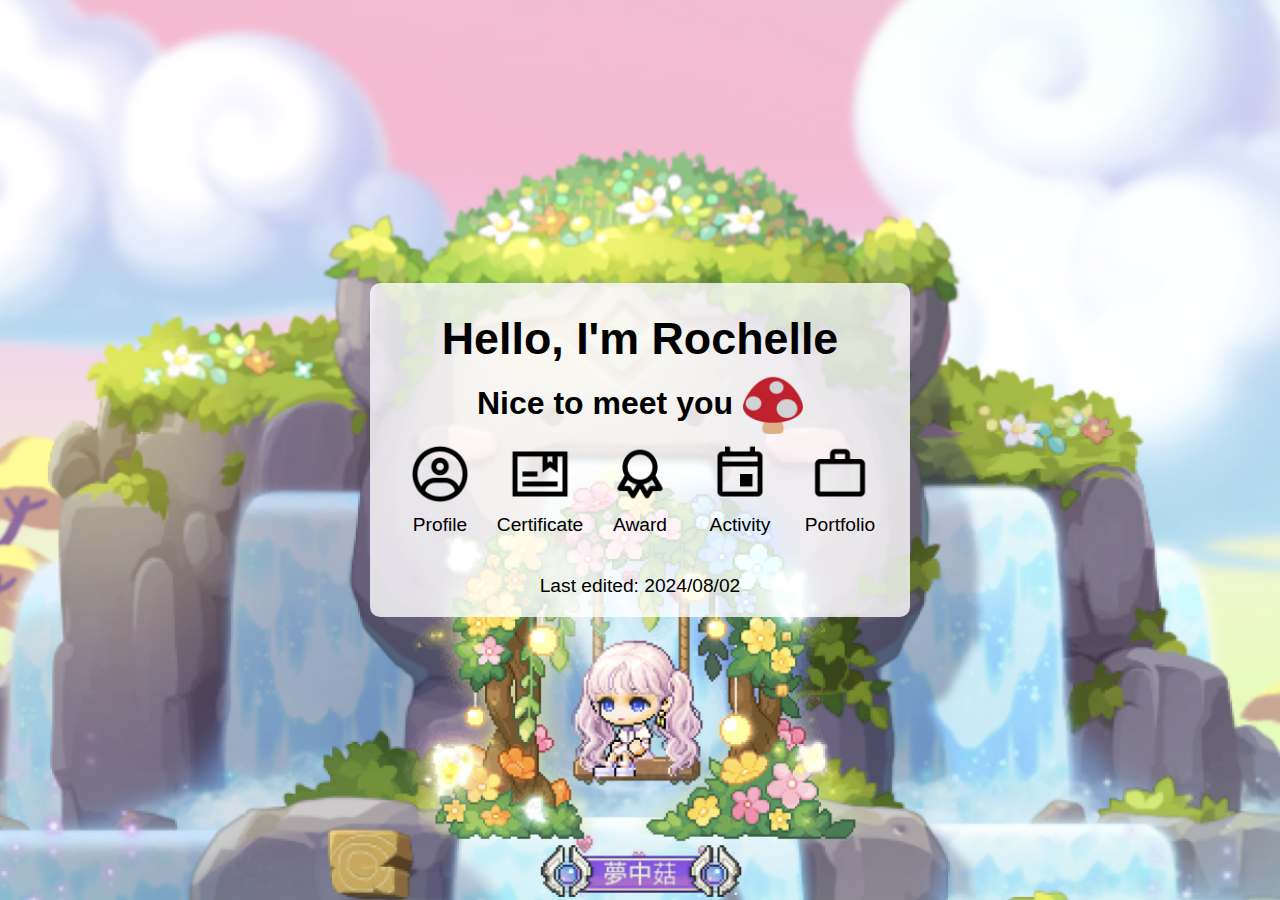
<file: index.html>
<!DOCTYPE html>
<head>
    <meta charset="UTF-8">
    <meta name="viewport" content="width=device-width, initial-scale=1.0">
    <title>HuiChung731</title>
    <link rel="stylesheet" type="text/css" href="./styles/index.css">
</head>
<body>
    <div class="container">
        <div class="title">Hello, I'm Rochelle</div>
        <div class="title2">Nice to meet you <img src="./assets/index/mushroom.png" alt="mushroom icon"></div>
        <div class="icons">
            <div class="icon">
                <a href="profile.html"><img src="./assets/index/profile.png" alt="Profile Icon"></a>
                <p>Profile</p>
            </div>
            <div class="icon">
                <a href="certificate.html"><img src="./assets/index/certificate.png" alt="Certificate Icon"></a>
                <p>Certificate</p>
            </div>
            <div class="icon">
                <a href="award.html"><img src="./assets/index/award.png" alt="Award Icon"></a>
                <p>Award</p>
            </div>
            <div class="icon">
                <a href="activity.html"><img src="./assets/index/activity.png" alt="Activity Icon"></a>
                <p>Activity</p>
            </div>
            <div class="icon">
                <a href="portfolio.html"><img src="./assets/index/portfolio.png" alt="Portfolio Icon"></a>
                <p>Portfolio</p>
            </div>
        </div>
        <div class="last-edited">Last edited: 2024/08/02</div>
    </div>
</body>
</html>
</file>
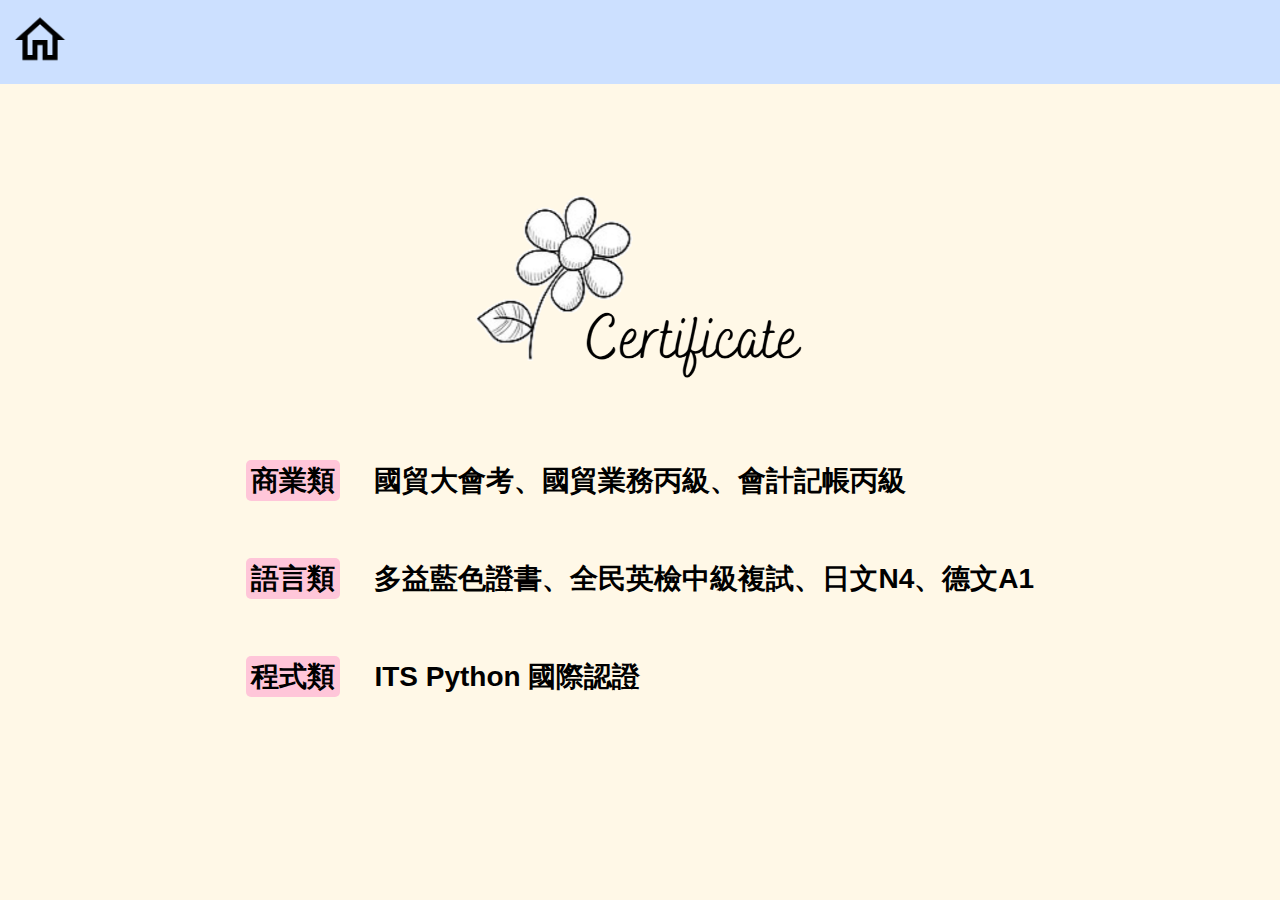
<file: certificate.html>
<!DOCTYPE html>
<head>
    <meta charset="UTF-8">
    <meta name="viewport" content="width=device-width, initial-scale=1.0">
    <title>Certificate</title>
    <link rel="stylesheet" href="./styles/certificate.css">
</head>
<body>
    <div class="header">
        <a href="index.html"><img src="./assets/home.png" alt="Home Icon" class="home-icon"></a>
    </div>
    <div class="container">
        <div>
            <div class="title_pic">
                <img src="assets/certificate/flower_certificate.png" alt="Flower Certificate" class="flower_certificate">
            </div>
            <div class="category">
                <span class="category-title">商業類</span>
                <span class="category-details">國貿大會考、國貿業務丙級、會計記帳丙級</span>
            </div>
            <div class="category">
                <span class="category-title">語言類</span>
                <span class="category-details">多益藍色證書、全民英檢中級複試、日文N4、德文A1</span>
            </div>
            <div class="category">
                <span class="category-title">程式類</span>
                <span class="category-details">ITS Python 國際認證</span>
            </div>
        </div>
    </div>
</body>
</html>
</file>
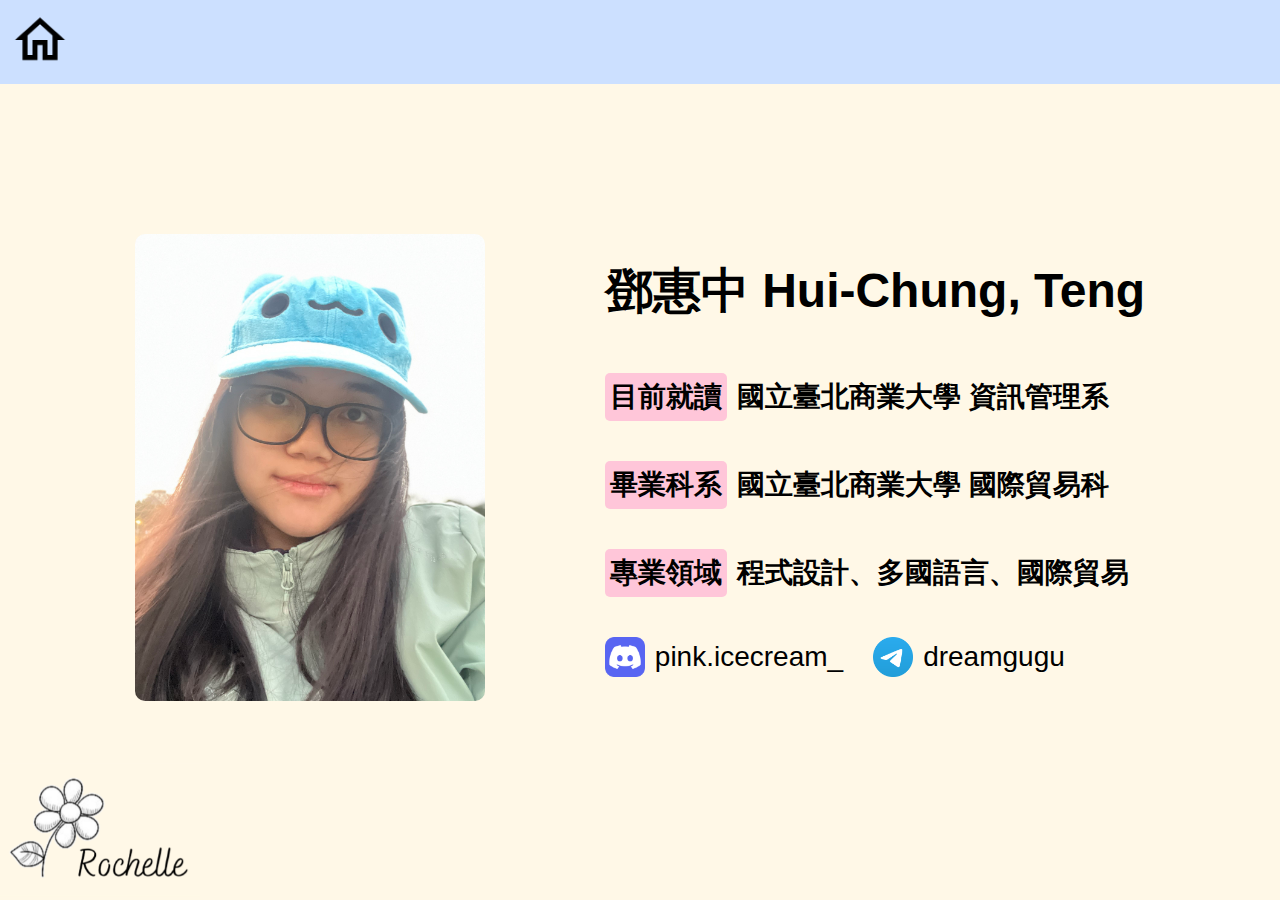
<file: profile.html>
<!DOCTYPE html>
<head>
    <meta charset="UTF-8">
    <meta name="viewport" content="width=device-width, initial-scale=1.0">
    <title>Profile</title>
    <link rel="stylesheet" type="text/css" href="styles/profile.css">
</head>
<body>
    <div class="header">
        <a href="index.html"><img src="./assets/home.png" alt="Home Icon" class="home-icon"></a>
    </div>
    <div class="container">
        <img src="assets/profile/profile_photo.JPG" alt="Profile Photo" class="profile-photo">
        <div class="info">
            <div class="myname">鄧惠中 Hui-Chung, Teng</div>
            <div class="info-block">
                <div class="label">目前就讀</div>
                <div class="value">國立臺北商業大學 資訊管理系</div>
            </div>
            <div class="info-block">
                <div class="label">畢業科系</div>
                <div class="value">國立臺北商業大學 國際貿易科</div>
            </div>
            <div class="info-block">
                <div class="label">專業領域</div>
                <div class="value">程式設計、多國語言、國際貿易</div>
            </div>
            <div class="social-icons">
                <span class="social_id">
                    <img src="assets/profile/discord_icon.png" alt="Discord">
                    <span style="margin-left: 10px;">pink.icecream_</span>
                </span>
                <span class="social_id">
                    <img src="assets/profile/telegram_icon.png" alt="Telegram">
                    <span style="margin-left: 10px;">dreamgugu</span>
                </span>
            </div>
        </div>
    </div>
    <div class="footer">
        <img src="assets/profile/flower_profile.png" alt="Flower Profile" class="flower_profile">
    </div>
</body>
</html>
</file>
<file: styles/index.css>
html, body {
    font-family: Arial, sans-serif;
    background-image: url('../assets/index/background.png');
    background-size: cover;
    background-repeat: no-repeat;
    background-position: center;
    display: flex;
    justify-content: center;
    align-items: center;
    height: 100vh;
    font-size: 16px;
    overflow: hidden;
}

/* 大螢幕（例如桌面電腦） */
@media (min-width: 1600px){
    .container {
        text-align: center;
        background: rgba(255, 255, 255, 0.8);
        padding: 50px;
        border-radius: 10px;
    }
    .title {
        font-size: 5em;
        font-weight: bold;
        margin: 10px 0;
    }
    .title2 {
        font-size: 3.2em;
        font-weight: bold;
        display: flex;
        justify-content: center;
        align-items: center;
        margin: 10px 0;
    }
    .title2 img {
        margin-left: 10px;
        width: 100px;
        height: 100px;
    }
    .icons {
        display: flex;
        justify-content: space-around;
        margin-top: 10px;
    }
    .icon {
        text-align: center;
        width: 120px;
        height: auto;
    }
    .icon img {
        width: 100px;
        height: 100px;
    }
    .icon p {
        margin-top: 0.6vh;
        font-size: 2em;
    }
    .last-edited {
        margin-top: 20px;
        font-size: 2em;
    }
}


/* 中等螢幕（筆記型電腦） */
@media (min-width: 1025px) and (max-width: 1599px) {
    .container {
        text-align: center;
        background: rgba(255, 255, 255, 0.8);
        padding: 20px;
        border-radius: 10px;
    }
    .title {
        font-size: 2.8em;
        font-weight: bold;
        margin: 10px 0;
    }
    .title2 {
        font-size: 2em;
        font-weight: bold;
        display: flex;
        justify-content: center;
        align-items: center;
        margin: 10px 0;
    }
    .title2 img {
        margin-left: 10px;
        width: 60px;
        height: 60px;
    }
    .icons {
        display: flex;
        justify-content: space-around;
        margin-top: 10px;
    }
    .icon {
        text-align: center;
        width: 100px;
        height: auto;
    }
    .icon img {
        width: 60px;
        height: 60px;
    }
    .icon p {
        margin-top: 0.7vh;
        font-size: 1.2em;
    }
    .last-edited {
        margin-top: 20px;
        font-size: 1.2em;
    }
}

/* 中等螢幕（平板電腦） */
@media (min-width: 768px) and (max-width: 1024px) {
    .container {
        text-align: center;
        background: rgba(255, 255, 255, 0.8);
        padding: 20px;
        border-radius: 10px;
    }
    .title {
        font-size: 2.8em;
        font-weight: bold;
        margin: 10px 0;
    }
    .title2 {
        font-size: 2em;
        font-weight: bold;
        display: flex;
        justify-content: center;
        align-items: center;
        margin: 10px 0;
    }
    .title2 img {
        margin-left: 10px;
        width: 70px;
        height: 70px;
    }
    .icons {
        display: flex;
        justify-content: space-around;
        margin-top: 20px;
    }
    .icon {
        text-align: center;
        width: 120px;
        height: auto;
    }
    .icon img {
        width: 70px;
        height: 70px;
    }
    .icon p {
        margin-top: 0.5vh;
        font-size: 1.5em;
    }
    .last-edited {
        margin-top: 20px;
        font-size: 1.5em;
    }
}

/* 小螢幕（手機） */
@media (max-width: 767px){
    .container {
        text-align: center;
        background: rgba(255, 255, 255, 0.8);
        padding: 20px;
        border-radius: 10px;
    }
    .title {
        font-size: 2em;
        font-weight: bold;
        margin-bottom: 1vh;
    }
    .title2 {
        font-size: 1.5em;
        font-weight: bold;
        display: flex;
        justify-content: center;
        align-items: center;
        margin-bottom: 1vh;
    }
    .title2 img {
        margin-left: 10px;
        width: 50px;
        height: 50px;
    }
    .icons {
        display: flex;
        justify-content: space-around;
    }
    .icon {
        text-align: center;
        width: 70px;
        height: auto;
    }
    .icon img {
        width: 50px;
        height: 50px;
    }
    .icon p {
        margin-top: 0.3vh;
        font-size: 1em;
    }
    .last-edited {
        margin-top: 2vh;
        font-size: 1em;
    }
}
</file>
<file: styles/certificate.css>
body {
    font-family: Arial, sans-serif;
    margin: 0;
    padding: 0;
    background-color: #FFF8E7;
}

.header {
    display: flex;
    align-items: center;
    background-color: #cce0ff;
    padding: 10px;
}

.home-icon {
    width: 60px;
    height: 60px;
}

.container {
    display: flex;
    justify-content: center;
    align-items: center;
    width: 100%;
    margin: 0;
    margin-top: 80px;
}

.title_pic {
    text-align: center;
}

.flower_certificate {
    width: 350px;
    height: auto;
    text-align: center;
}

.category {
    margin-top: 60px;
}

.category-title {
    background-color: #ffc6d9;
    padding: 5px;
    border-radius: 5px;
    font-size: 28px;
    font-weight: bold;
}

.category-details {
    margin-left: 30px;
    font-size: 28px;
    font-weight: bold;
}
</file>
<file: styles/profile.css>
body {
    font-family: Arial, sans-serif;
    margin: 0;
    padding: 0;
    background-color: #FFF8E7;
}

.header {
    display: flex;
    align-items: center;
    background-color: #cce0ff;
    padding: 10px;
}

.home-icon {
    width: 60px;
    height: 60px;
}

.container {
    display: flex;
    justify-content: center;
    width: 100%;
    margin: 0;
    margin-top: 150px;
}

.profile-photo {
    width: 350px;
    height: auto;
    border-radius: 10px;
}

.info {
    margin-left: 120px;
}

.myname {
    font-size: 48px;
    font-weight: bold;
    padding-top: 25px;
    padding-bottom: 10px;
}

.info-block {
    display: flex;
    margin-top: 40px;
}

.label {
    background-color: #ffc6d9;
    padding: 5px;
    border-radius: 5px;
    margin-right: 10px;
    font-size: 28px;
    font-weight: bold;
}

.value {
    align-self: center;
    font-size: 28px;
    font-weight: bold;
}

.social-icons {
    display: flex;
    align-items: center;
    margin-top: 40px;
}

.social-icons img {
    width: 40px;
    height: 40px;
}

.social_id {
    display: flex;
    align-items: center;
    font-size: 28px;
    margin-right: 30px;
}

.footer {
    position: fixed;
    padding: 0;
    text-align: center;
    left: 0;
    bottom: 0;
}

.flower_profile {
    width: 200px;
    height: auto;
}
</file>
